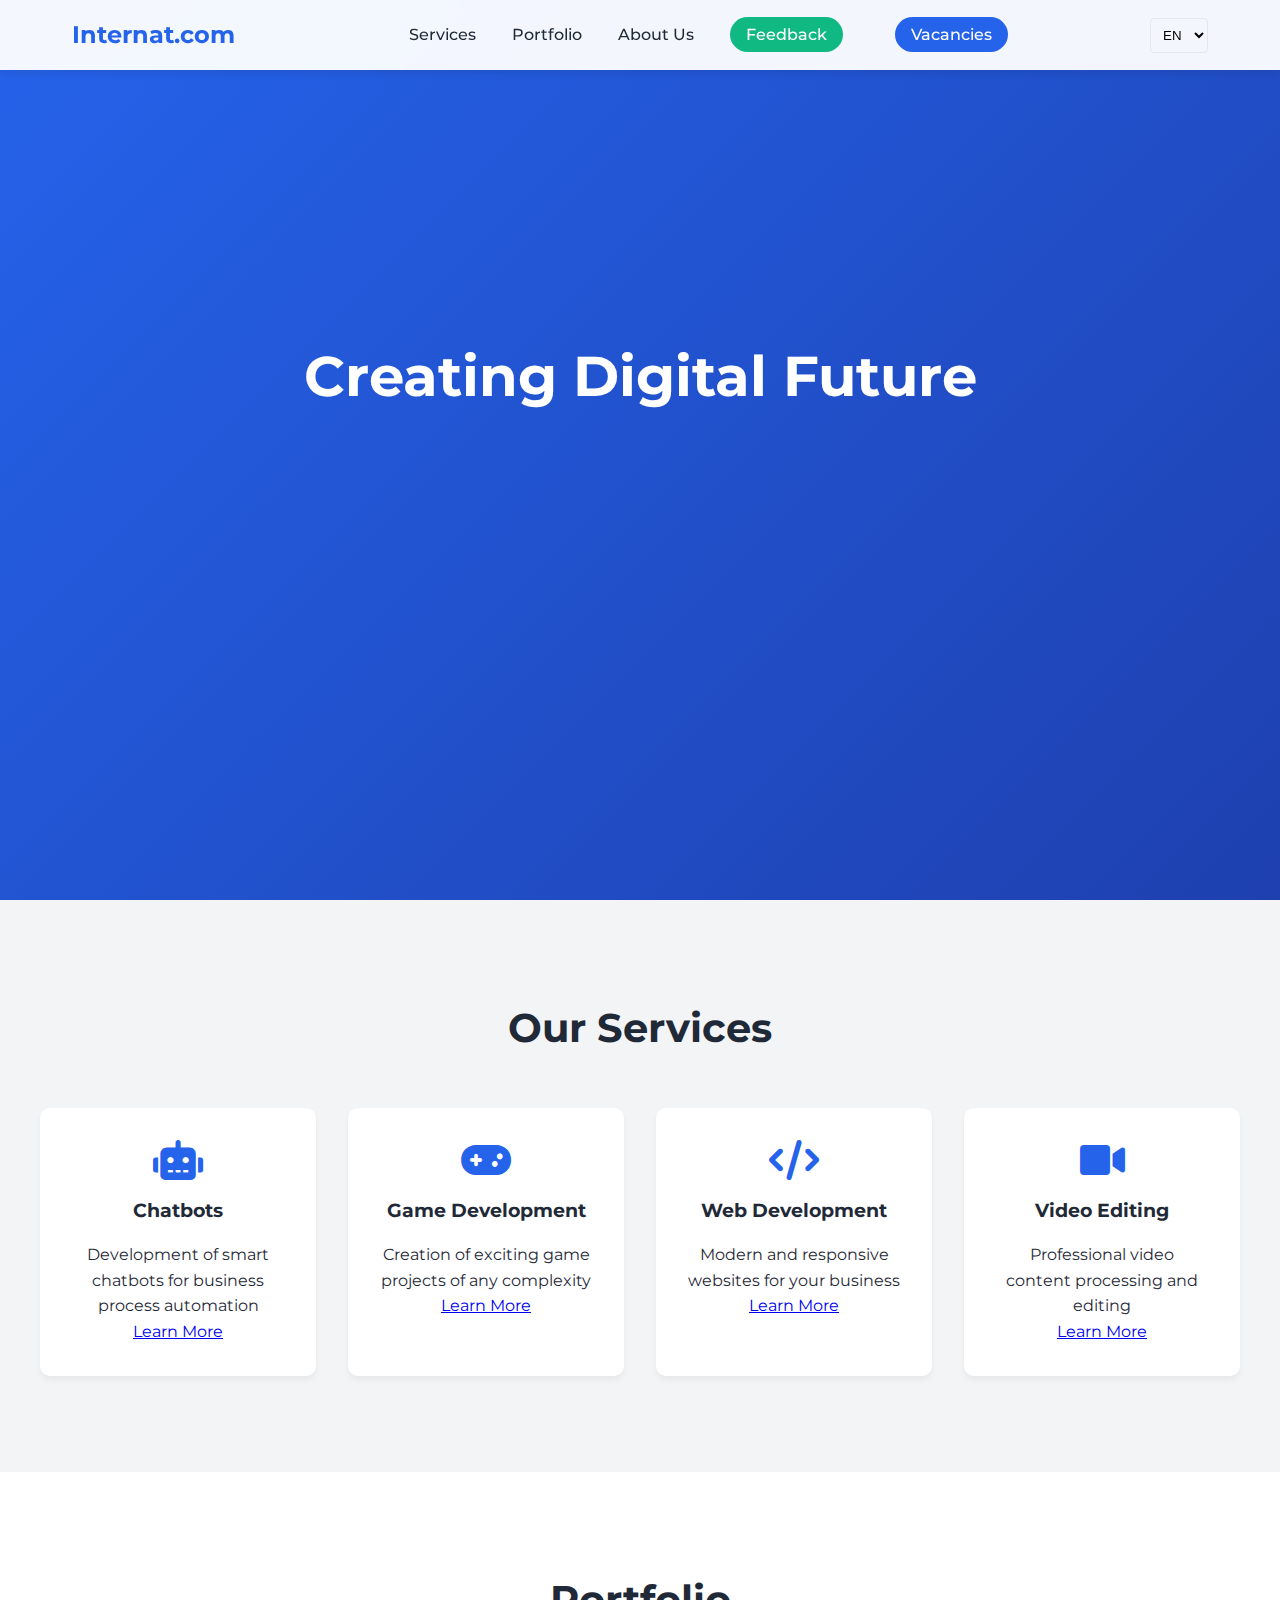
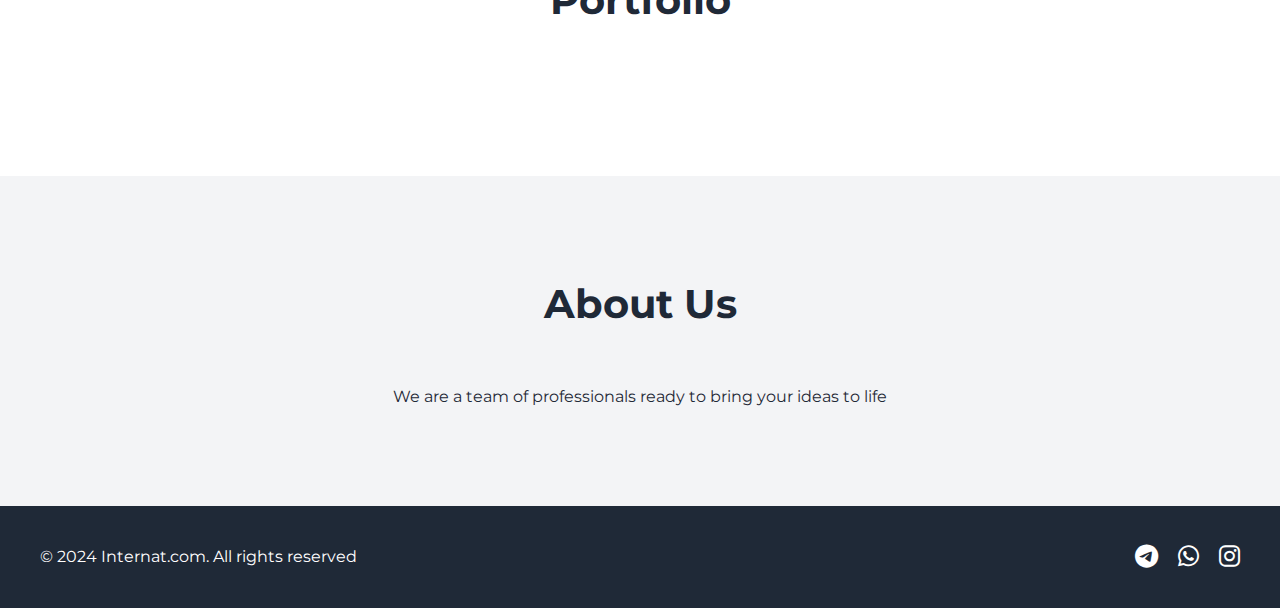
<file: index.html>
<!DOCTYPE html>
<html lang="en">
<head>
    <meta charset="UTF-8">
    <meta name="viewport" content="width=device-width, initial-scale=1.0">
    <title data-translate="title">Internat.com - Professional IT Services</title>
    <link rel="stylesheet" href="styles.css">
    <link rel="stylesheet" href="https://cdnjs.cloudflare.com/ajax/libs/font-awesome/6.0.0/css/all.min.css">
    <link href="https://fonts.googleapis.com/css2?family=Montserrat:wght@400;500;600;700&display=swap" rel="stylesheet">
</head>
<body>
    <header class="header">
        <nav class="nav-container">
            <div class="logo">
                <a href="/">Internat.com</a>
            </div>
            <div class="nav-links">
                <a href="#services" data-translate="services">Services</a>
                <a href="#portfolio" data-translate="portfolio">Portfolio</a>
                <a href="#about" data-translate="about">About Us</a>
                <a href="feedback.html" class="feedback-btn" data-translate="feedback">Feedback</a>
                <a href="apply.html" class="vacancy-btn" data-translate="vacancies">Vacancies</a>
            </div>
            <div class="language-selector">
                <select>
                    <option value="en">EN</option>
                    <option value="ru">RU</option>
                    <option value="kz">KZ</option>
                </select>
            </div>
        </nav>
    </header>

    <main>
        <section class="hero">
            <div class="hero-content">
                <h1 data-translate="creating_digital_future">Creating Digital Future</h1>
                <p data-translate="professional_development">Professional development of chatbots, games, websites and video editing</p>
                <a href="order.html" class="cta-button" data-translate="order_service">Order Service</a>
            </div>
        </section>

        <section id="services" class="services">
            <h2 data-translate="our_services">Our Services</h2>
            <div class="services-grid">
                <div class="service-card">
                    <i class="fas fa-robot"></i>
                    <h3 data-translate="chatbot">Chatbots</h3>
                    <p data-translate="chatbot_desc">Development of smart chatbots for business process automation</p>
                    <a href="order.html?service=chatbot" class="service-link" data-translate="learn_more">Learn More</a>
                </div>
                <div class="service-card">
                    <i class="fas fa-gamepad"></i>
                    <h3 data-translate="game">Game Development</h3>
                    <p data-translate="game_desc">Creation of exciting game projects of any complexity</p>
                    <a href="order.html?service=game" class="service-link" data-translate="learn_more">Learn More</a>
                </div>
                <div class="service-card">
                    <i class="fas fa-code"></i>
                    <h3 data-translate="web">Web Development</h3>
                    <p data-translate="web_desc">Modern and responsive websites for your business</p>
                    <a href="order.html?service=web" class="service-link" data-translate="learn_more">Learn More</a>
                </div>
                <div class="service-card">
                    <i class="fas fa-video"></i>
                    <h3 data-translate="video">Video Editing</h3>
                    <p data-translate="video_desc">Professional video content processing and editing</p>
                    <a href="order.html?service=video" class="service-link" data-translate="learn_more">Learn More</a>
                </div>
            </div>
        </section>

        <section id="portfolio" class="portfolio">
            <h2 data-translate="portfolio">Portfolio</h2>
            <div class="portfolio-grid">
                <!-- Portfolio items will be added dynamically -->
            </div>
        </section>

        <section id="about" class="about">
            <h2 data-translate="about_us">About Us</h2>
            <div class="about-content">
                <p data-translate="about_text">We are a team of professionals ready to bring your ideas to life. Our experience and expertise allow us to create quality digital solutions for business.</p>
            </div>
        </section>
    </main>

    <footer class="footer">
        <div class="footer-content">
            <div class="footer-info">
                <p>&copy; 2024 Internat.com. <span data-translate="all_rights_reserved">All rights reserved.</span></p>
            </div>
            <div class="social-links">
                <a href="#"><i class="fab fa-telegram"></i></a>
                <a href="#"><i class="fab fa-whatsapp"></i></a>
                <a href="#"><i class="fab fa-instagram"></i></a>
            </div>
        </div>
    </footer>

    <script src="script.js"></script>
    <script src="simple-translator.js"></script>
</body>
</html>
</file>
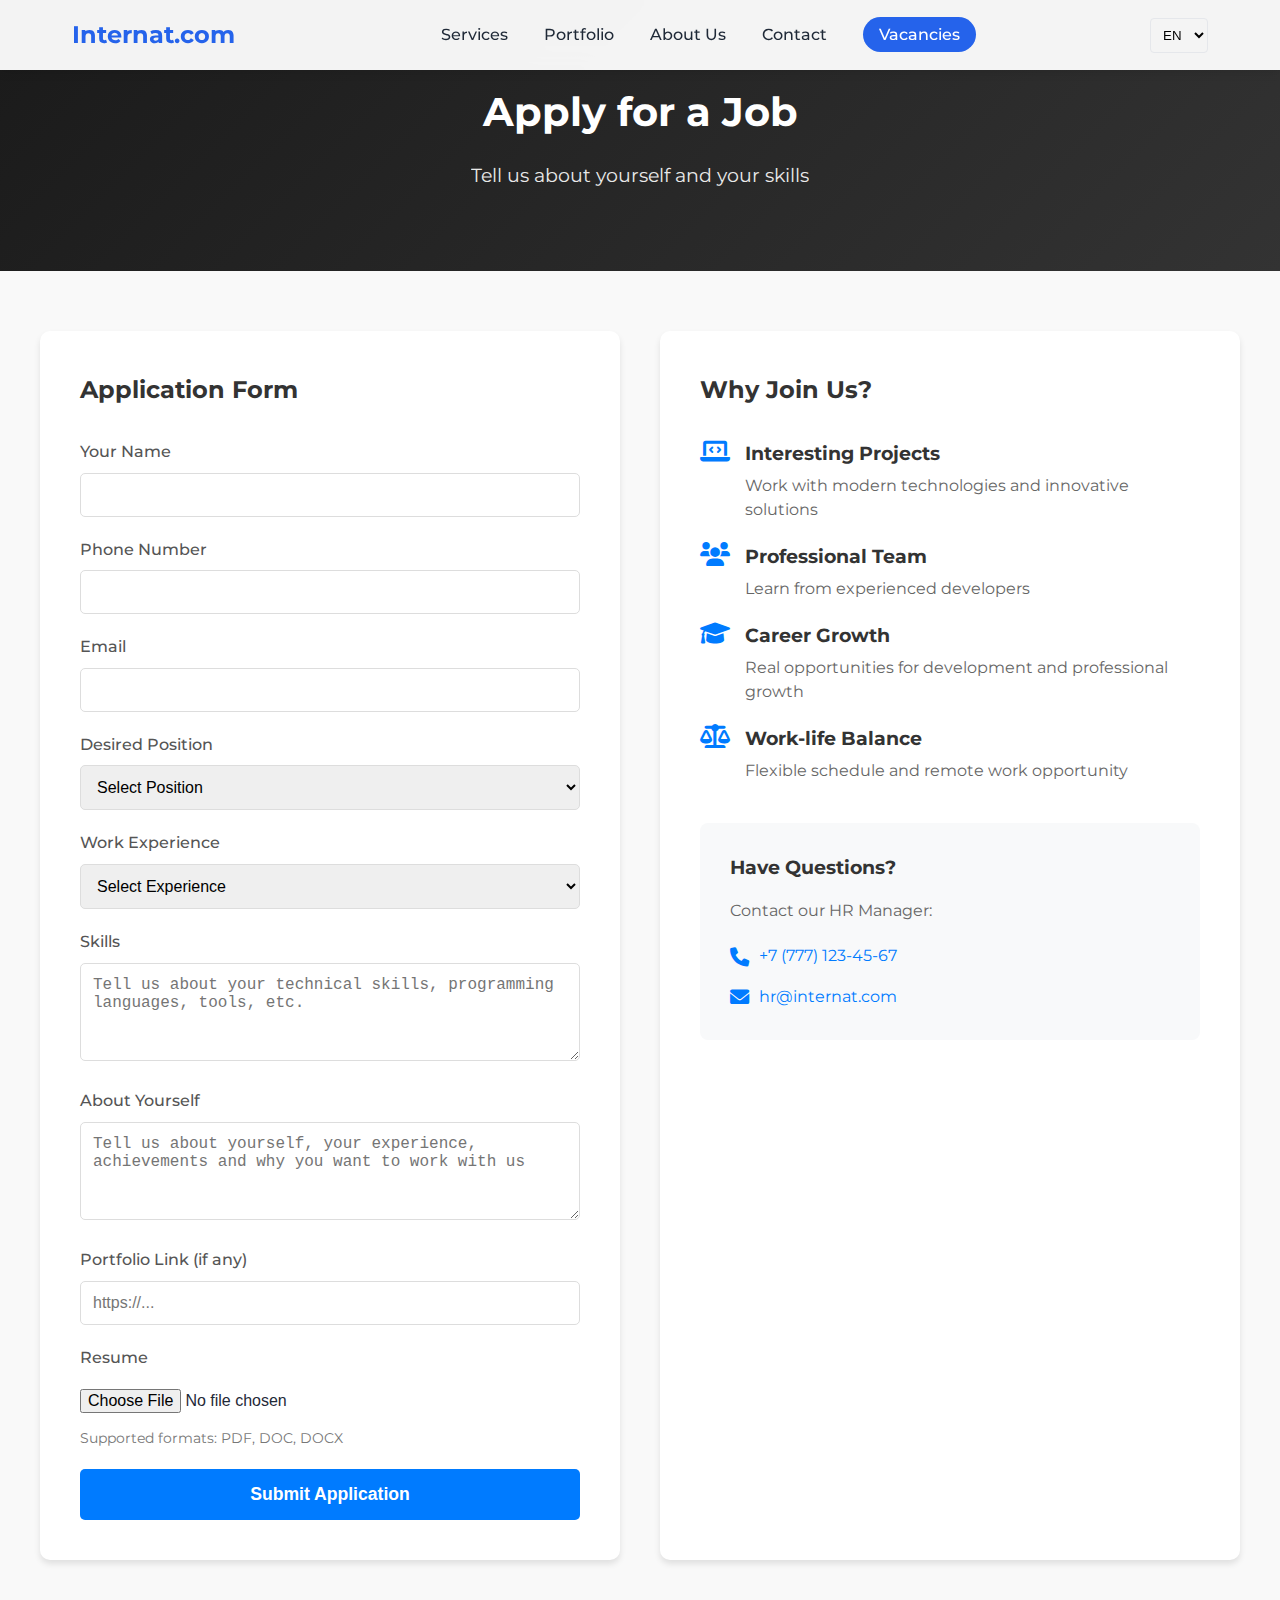
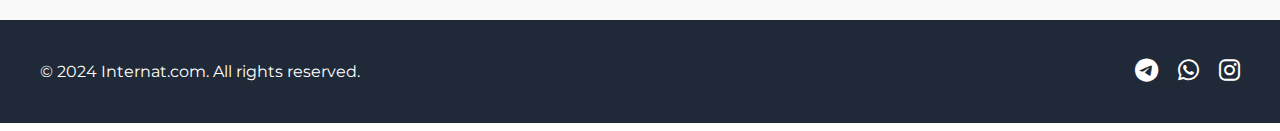
<file: apply.html>
<!DOCTYPE html>
<html lang="en">
<head>
    <meta charset="UTF-8">
    <meta name="viewport" content="width=device-width, initial-scale=1.0">
    <title data-translate="apply_job">Apply for a Job - Internat.com</title>
    <link rel="stylesheet" href="styles.css">
    <link rel="stylesheet" href="https://cdnjs.cloudflare.com/ajax/libs/font-awesome/6.0.0/css/all.min.css">
    <link href="https://fonts.googleapis.com/css2?family=Montserrat:wght@400;500;600;700&display=swap" rel="stylesheet">
</head>
<body>
    <header class="header">
        <nav class="nav-container">
            <div class="logo">
                <a href="/">Internat.com</a>
            </div>
            <div class="nav-links">
                <a href="index.html#services" data-translate="services">Services</a>
                <a href="index.html#portfolio" data-translate="portfolio">Portfolio</a>
                <a href="index.html#about" data-translate="about">About Us</a>
                <a href="index.html#contact" data-translate="contact">Contact</a>
                <a href="apply.html" class="vacancy-btn" data-translate="vacancies">Vacancies</a>
            </div>
            <div class="language-selector">
                <select>
                    <option value="en">EN</option>
                    <option value="ru">RU</option>
                    <option value="kz">KZ</option>
                </select>
            </div>
        </nav>
    </header>

    <main>
        <section class="page-header">
            <div class="page-header-content">
                <h1 data-translate="apply_job">Apply for a Job</h1>
                <p data-translate="tell_about_yourself">Tell us about yourself and your skills</p>
            </div>
        </section>

        <section class="apply-section">
            <div class="apply-container">
                <div class="apply-form-container">
                    <h2 data-translate="application_form">Application Form</h2>
                    <form class="apply-form" action="https://api.web3forms.com/submit" method="POST">
                        <input type="hidden" name="access_key" value="9152aa99-2d79-4e7e-bad8-628c4e4b33f1">
                        <input type="hidden" name="position" id="position-type">
                        
                        <div class="form-group">
                            <label for="name" data-translate="name">Your Name</label>
                            <input type="text" id="name" name="name" required>
                        </div>
                        
                        <div class="form-group">
                            <label for="phone" data-translate="phone">Phone Number</label>
                            <input type="tel" id="phone" name="phone" required>
                        </div>
                        
                        <div class="form-group">
                            <label for="email" data-translate="email">Email</label>
                            <input type="email" id="email" name="email" required>
                        </div>
                        
                        <div class="form-group">
                            <label for="position-select" data-translate="desired_position">Desired Position</label>
                            <select id="position-select" name="position_type" required>
                                <option value="" data-translate="select_position">Select Position</option>
                                <option value="frontend" data-translate="frontend">Frontend Developer</option>
                                <option value="backend" data-translate="backend">Backend Developer</option>
                                <option value="designer" data-translate="designer">UI/UX Designer</option>
                                <option value="manager" data-translate="manager">Project Manager</option>
                                <option value="other" data-translate="other">Other</option>
                            </select>
                        </div>
                        
                        <div class="form-group">
                            <label for="experience" data-translate="work_experience">Work Experience</label>
                            <select id="experience" name="experience" required>
                                <option value="" data-translate="select_experience">Select Experience</option>
                                <option value="no" data-translate="no">No Experience</option>
                                <option value="junior" data-translate="junior">Up to 1 year</option>
                                <option value="middle" data-translate="middle">1-3 years</option>
                                <option value="senior" data-translate="senior">3+ years</option>
                            </select>
                        </div>
                        
                        <div class="form-group">
                            <label for="skills" data-translate="skills">Skills</label>
                            <textarea id="skills" name="skills" rows="4" placeholder="Tell us about your technical skills, programming languages, tools, etc." required></textarea>
                        </div>
                        
                        <div class="form-group">
                            <label for="about" data-translate="about_yourself">About Yourself</label>
                            <textarea id="about" name="about" rows="4" placeholder="Tell us about yourself, your experience, achievements and why you want to work with us" required></textarea>
                        </div>
                        
                        <div class="form-group">
                            <label for="portfolio" data-translate="portfolio_link">Portfolio Link (if any)</label>
                            <input type="url" id="portfolio" name="portfolio" placeholder="https://...">
                        </div>
                        
                        <div class="form-group">
                            <label for="resume">Resume</label>
                            <input type="file" id="resume" name="resume" accept=".pdf,.doc,.docx">
                            <small>Supported formats: PDF, DOC, DOCX</small>
                        </div>
                        
                        <button type="submit" class="submit-button" data-translate="submit_application">Submit Application</button>
                    </form>
                </div>
                
                <div class="apply-info">
                    <h2 data-translate="why_join_us">Why Join Us?</h2>
                    <div class="benefits-list">
                        <div class="benefit-item">
                            <i class="fas fa-laptop-code"></i>
                            <div>
                                <h3 data-translate="interesting_projects">Interesting Projects</h3>
                                <p data-translate="interesting_projects_desc">Work with modern technologies and innovative solutions</p>
                            </div>
                        </div>
                        <div class="benefit-item">
                            <i class="fas fa-users"></i>
                            <div>
                                <h3 data-translate="professional_team">Professional Team</h3>
                                <p data-translate="professional_team_desc">Learn from experienced developers</p>
                            </div>
                        </div>
                        <div class="benefit-item">
                            <i class="fas fa-graduation-cap"></i>
                            <div>
                                <h3 data-translate="career_growth">Career Growth</h3>
                                <p data-translate="career_growth_desc">Real opportunities for development and professional growth</p>
                            </div>
                        </div>
                        <div class="benefit-item">
                            <i class="fas fa-balance-scale"></i>
                            <div>
                                <h3 data-translate="work_life_balance">Work-life Balance</h3>
                                <p data-translate="work_life_balance_desc">Flexible schedule and remote work opportunity</p>
                            </div>
                        </div>
                    </div>
                    
                    <div class="contact-info">
                        <h3 data-translate="questions">Have Questions?</h3>
                        <p data-translate="contact_hr">Contact our HR Manager:</p>
                        <div class="contact-methods">
                            <a href="tel:+77771234567" class="contact-method">
                                <i class="fas fa-phone"></i>
                                <span>+7 (777) 123-45-67</span>
                            </a>
                            <a href="mailto:hr@internat.com" class="contact-method">
                                <i class="fas fa-envelope"></i>
                                <span>hr@internat.com</span>
                            </a>
                        </div>
                    </div>
                </div>
            </div>
        </section>
    </main>

    <footer class="footer">
        <div class="footer-content">
            <div class="footer-info">
                <p>&copy; 2024 Internat.com. <span data-translate="all_rights_reserved">All rights reserved.</span></p>
            </div>
            <div class="social-links">
                <a href="#"><i class="fab fa-telegram"></i></a>
                <a href="#"><i class="fab fa-whatsapp"></i></a>
                <a href="#"><i class="fab fa-instagram"></i></a>
            </div>
        </div>
    </footer>

    <script src="script.js"></script>
    <script>
        // Get position parameter from URL and set it in hidden field
        document.addEventListener('DOMContentLoaded', function() {
            const urlParams = new URLSearchParams(window.location.search);
            const position = urlParams.get('position');
            if (position) {
                document.getElementById('position-type').value = position;
                document.getElementById('position-select').value = position;
            }
        });
    </script>
</body>
</html>
</file>
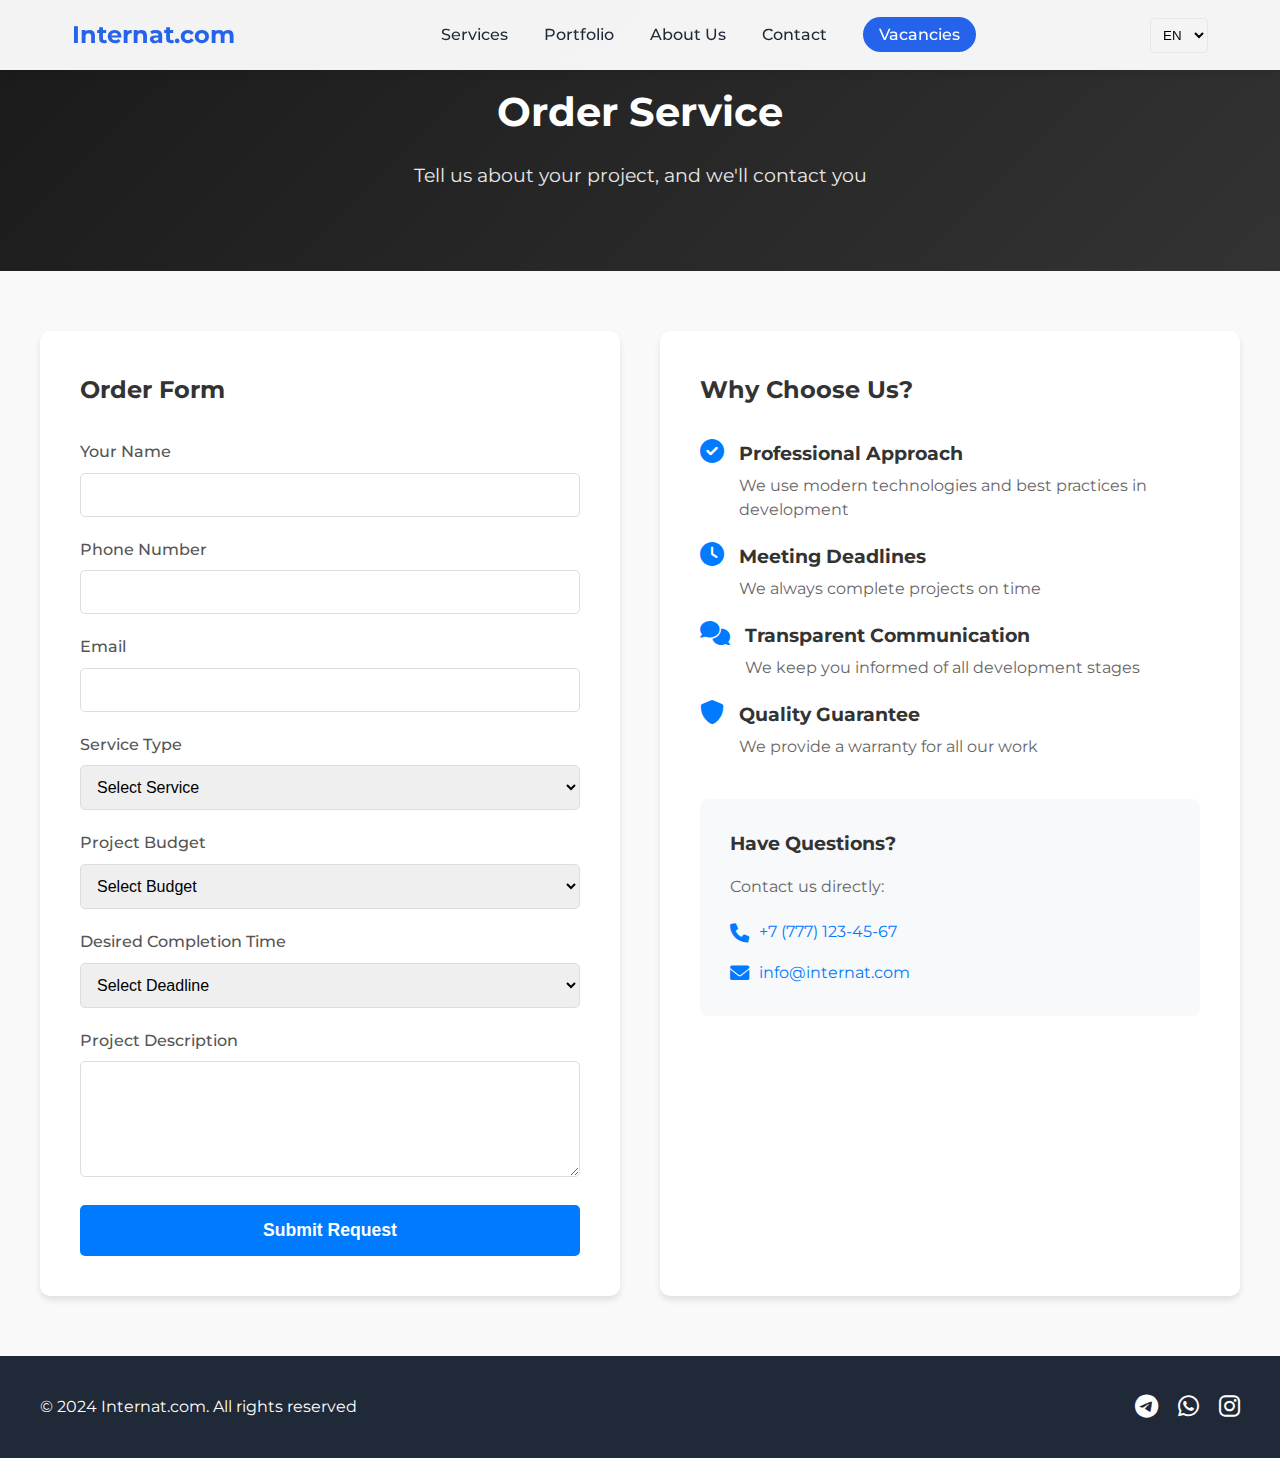
<file: order.html>
<!DOCTYPE html>
<html lang="en">
<head>
    <meta charset="UTF-8">
    <meta name="viewport" content="width=device-width, initial-scale=1.0">
    <title data-translate="order_service">Order Service - Internat.com</title>
    <link rel="stylesheet" href="styles.css">
    <link rel="stylesheet" href="https://cdnjs.cloudflare.com/ajax/libs/font-awesome/6.0.0/css/all.min.css">
    <link href="https://fonts.googleapis.com/css2?family=Montserrat:wght@400;500;600;700&display=swap" rel="stylesheet">
</head>
<body>
    <header class="header">
        <nav class="nav-container">
            <div class="logo">
                <a href="/">Internat.com</a>
            </div>
            <div class="nav-links">
                <a href="index.html#services" data-translate="services">Services</a>
                <a href="index.html#portfolio" data-translate="portfolio">Portfolio</a>
                <a href="index.html#about" data-translate="about">About Us</a>
                <a href="index.html#contact" data-translate="contact">Contact</a>
                <a href="apply.html" class="vacancy-btn" data-translate="vacancies">Vacancies</a>
            </div>
            <div class="language-selector">
                <select>
                    <option value="en">EN</option>
                    <option value="ru">RU</option>
                    <option value="kz">KZ</option>
                </select>
            </div>
        </nav>
    </header>

    <main>
        <section class="page-header">
            <div class="page-header-content">
                <h1 data-translate="order_service">Order Service</h1>
                <p data-translate="tell_about_project">Tell us about your project, and we'll contact you</p>
            </div>
        </section>

        <section class="order-section">
            <div class="order-container">
                <div class="order-form-container">
                    <h2 data-translate="order_form">Order Form</h2>
                    <form class="order-form" action="https://api.web3forms.com/submit" method="POST">
                        <input type="hidden" name="access_key" value="9152aa99-2d79-4e7e-bad8-628c4e4b33f1">
                        <input type="hidden" name="service" id="service-type">
                        
                        <div class="form-group">
                            <label for="name" data-translate="name">Your Name</label>
                            <input type="text" id="name" name="name" required>
                        </div>
                        
                        <div class="form-group">
                            <label for="phone" data-translate="phone">Phone Number</label>
                            <input type="tel" id="phone" name="phone" required>
                        </div>
                        
                        <div class="form-group">
                            <label for="email" data-translate="email">Email</label>
                            <input type="email" id="email" name="email" required>
                        </div>
                        
                        <div class="form-group">
                            <label for="service-select" data-translate="service_type">Service Type</label>
                            <select id="service-select" name="service_type" required>
                                <option value="" data-translate="select_service">Select Service</option>
                                <option value="chatbot" data-translate="chatbot">Chatbots</option>
                                <option value="game" data-translate="game">Game Development</option>
                                <option value="web" data-translate="web">Web Development</option>
                                <option value="video" data-translate="video">Video Editing</option>
                            </select>
                        </div>
                        
                        <div class="form-group">
                            <label for="budget" data-translate="project_budget">Project Budget</label>
                            <select id="budget" name="budget" required>
                                <option value="" data-translate="select_budget">Select Budget</option>
                                <option value="small" data-translate="small">Up to 100,000 ₸</option>
                                <option value="medium" data-translate="medium">100,000 - 500,000 ₸</option>
                                <option value="large" data-translate="large">500,000 - 1,000,000 ₸</option>
                                <option value="enterprise" data-translate="enterprise">More than 1,000,000 ₸</option>
                            </select>
                        </div>
                        
                        <div class="form-group">
                            <label for="deadline" data-translate="deadline">Desired Completion Time</label>
                            <select id="deadline" name="deadline" required>
                                <option value="" data-translate="select_deadline">Select Deadline</option>
                                <option value="urgent" data-translate="urgent">Urgent (up to 1 month)</option>
                                <option value="normal" data-translate="normal">Standard (1-3 months)</option>
                                <option value="flexible" data-translate="flexible">Flexible (3+ months)</option>
                            </select>
                        </div>
                        
                        <div class="form-group">
                            <label for="message" data-translate="project_description">Project Description</label>
                            <textarea id="message" name="message" rows="5" required></textarea>
                        </div>
                        
                        <button type="submit" class="submit-button" data-translate="submit_request">Submit Request</button>
                    </form>
                </div>
                
                <div class="order-info">
                    <h2 data-translate="why_choose_us">Why Choose Us?</h2>
                    <div class="benefits-list">
                        <div class="benefit-item">
                            <i class="fas fa-check-circle"></i>
                            <div>
                                <h3 data-translate="professional_approach">Professional Approach</h3>
                                <p data-translate="professional_approach_desc">We use modern technologies and best practices in development</p>
                            </div>
                        </div>
                        <div class="benefit-item">
                            <i class="fas fa-clock"></i>
                            <div>
                                <h3 data-translate="deadlines">Meeting Deadlines</h3>
                                <p data-translate="deadlines_desc">We always complete projects on time</p>
                            </div>
                        </div>
                        <div class="benefit-item">
                            <i class="fas fa-comments"></i>
                            <div>
                                <h3 data-translate="transparent_communication">Transparent Communication</h3>
                                <p data-translate="transparent_communication_desc">We keep you informed of all development stages</p>
                            </div>
                        </div>
                        <div class="benefit-item">
                            <i class="fas fa-shield-alt"></i>
                            <div>
                                <h3 data-translate="quality_guarantee">Quality Guarantee</h3>
                                <p data-translate="quality_guarantee_desc">We provide a warranty for all our work</p>
                            </div>
                        </div>
                    </div>
                    
                    <div class="contact-info">
                        <h3 data-translate="questions">Have Questions?</h3>
                        <p data-translate="contact_directly">Contact us directly:</p>
                        <div class="contact-methods">
                            <a href="tel:+77771234567" class="contact-method">
                                <i class="fas fa-phone"></i>
                                <span>+7 (777) 123-45-67</span>
                            </a>
                            <a href="mailto:info@internat.com" class="contact-method">
                                <i class="fas fa-envelope"></i>
                                <span>info@internat.com</span>
                            </a>
                        </div>
                    </div>
                </div>
            </div>
        </section>
    </main>

    <footer class="footer">
        <div class="footer-content">
            <div class="footer-info">
                <p>&copy; 2024 Internat.com. <span data-translate="all_rights_reserved">All rights reserved.</span></p>
            </div>
            <div class="social-links">
                <a href="#"><i class="fab fa-telegram"></i></a>
                <a href="#"><i class="fab fa-whatsapp"></i></a>
                <a href="#"><i class="fab fa-instagram"></i></a>
            </div>
        </div>
    </footer>

    <script src="script.js"></script>
    <script src="simple-translator.js"></script>
    <script>
        // Get service parameter from URL and set it in hidden field
        document.addEventListener('DOMContentLoaded', function() {
            const urlParams = new URLSearchParams(window.location.search);
            const service = urlParams.get('service');
            if (service) {
                document.getElementById('service-type').value = service;
                document.getElementById('service-select').value = service;
            }
        });
    </script>
</body>
</html>
</file>
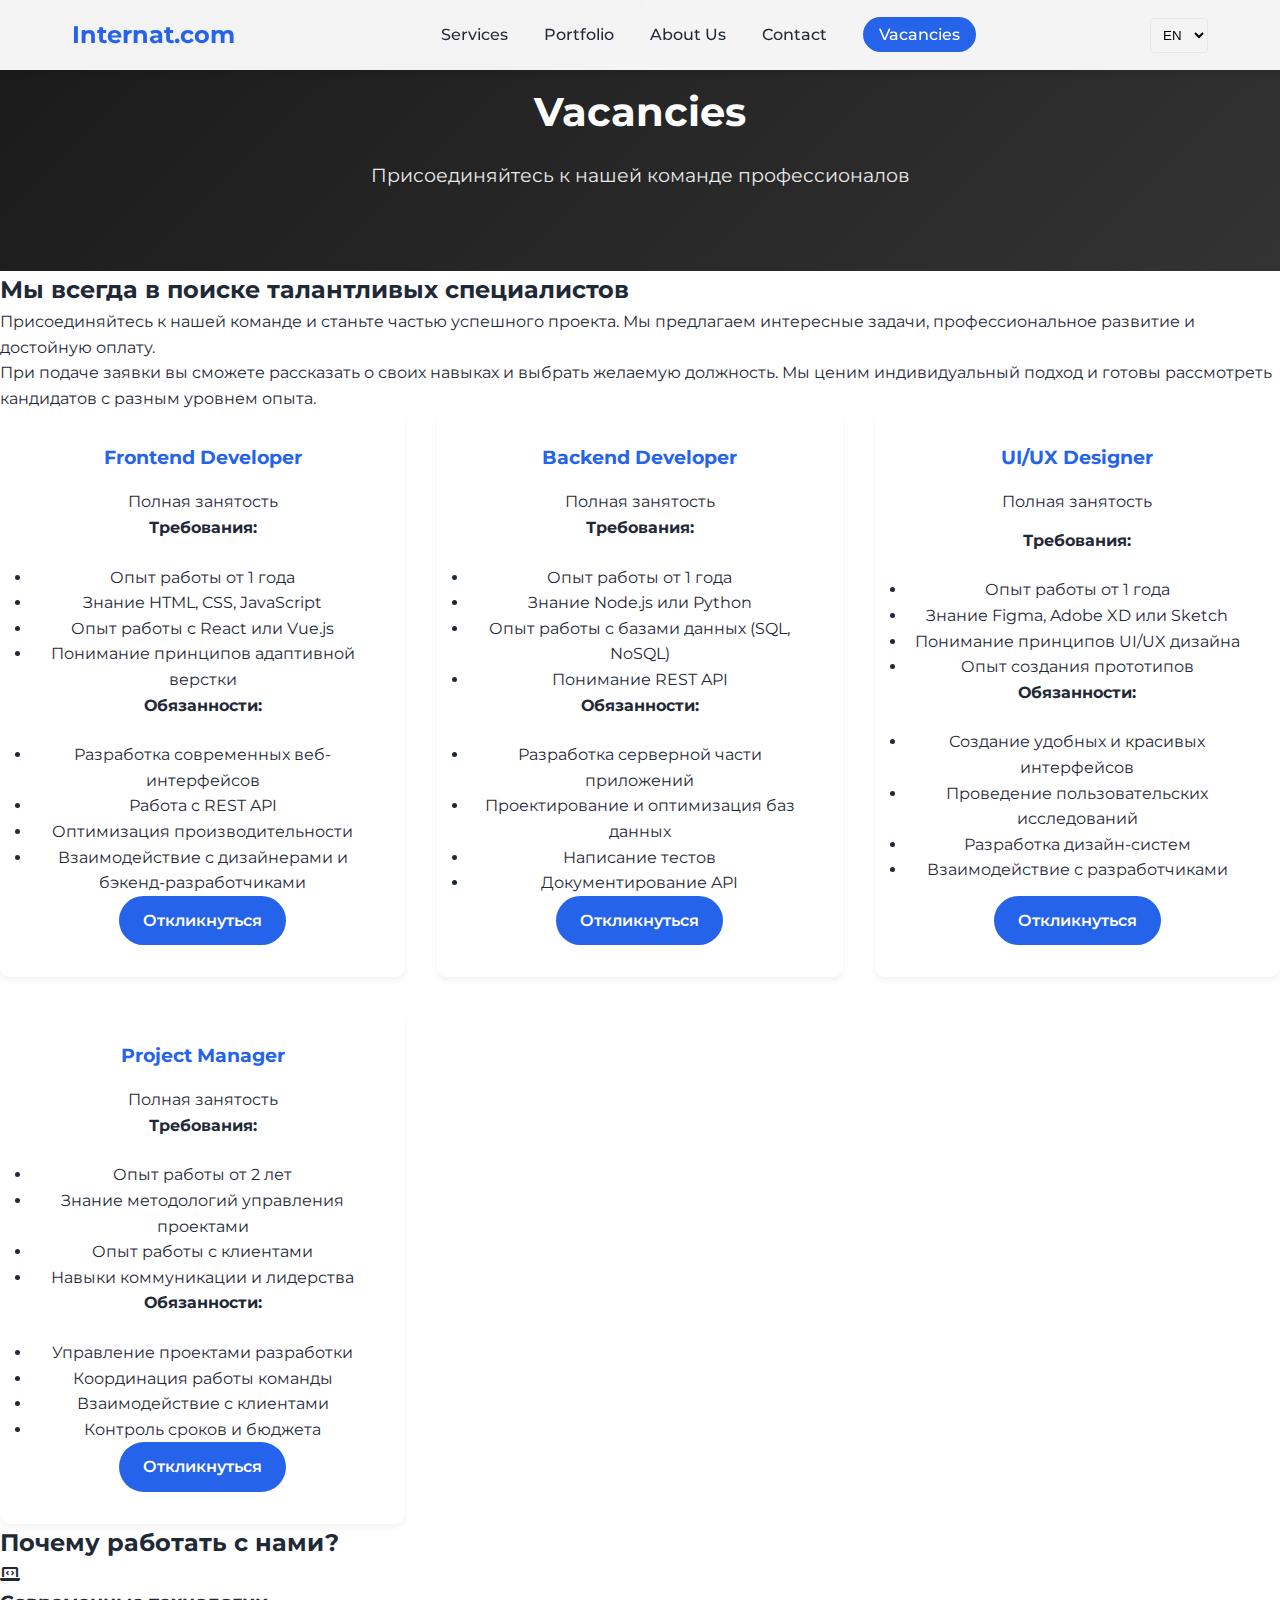
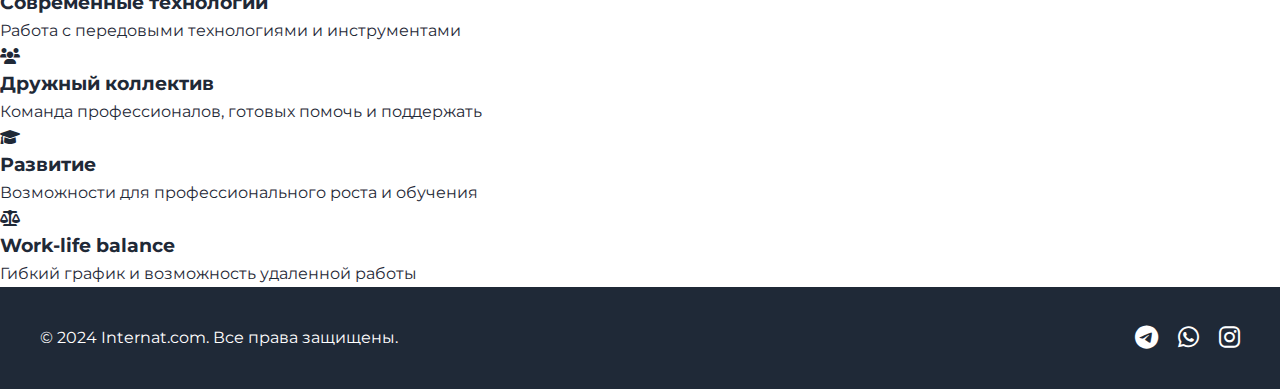
<file: vacancies.html>
<!DOCTYPE html>
<html lang="ru">
<head>
    <meta charset="UTF-8">
    <meta name="viewport" content="width=device-width, initial-scale=1.0">
    <title data-translate="vacancies">Вакансии - Internat.com</title>
    <link rel="stylesheet" href="styles.css">
    <link rel="stylesheet" href="https://cdnjs.cloudflare.com/ajax/libs/font-awesome/6.0.0/css/all.min.css">
    <link href="https://fonts.googleapis.com/css2?family=Montserrat:wght@400;500;600;700&display=swap" rel="stylesheet">
</head>
<body>
    <header class="header">
        <nav class="nav-container">
            <div class="logo">
                <a href="/">Internat.com</a>
            </div>
            <div class="nav-links">
                <a href="index.html#services" data-translate="services">Услуги</a>
                <a href="index.html#portfolio" data-translate="portfolio">Портфолио</a>
                <a href="index.html#about" data-translate="about">О нас</a>
                <a href="index.html#contact" data-translate="contact">Контакты</a>
                <a href="vacancies.html" class="vacancy-btn active" data-translate="vacancies">Вакансии</a>
            </div>
            <div class="language-selector">
                <select>
                    <option value="en">EN</option>
                    <option value="ru">RU</option>
                    <option value="kz">KZ</option>
                </select>
            </div>
        </nav>
    </header>

    <main>
        <section class="page-header">
            <div class="page-header-content">
                <h1 data-translate="vacancies">Вакансии</h1>
                <p data-translate="join_our_team">Присоединяйтесь к нашей команде профессионалов</p>
            </div>
        </section>

        <section class="vacancies-section">
            <div class="vacancies-intro">
                <h2>Мы всегда в поиске талантливых специалистов</h2>
                <p>Присоединяйтесь к нашей команде и станьте частью успешного проекта. Мы предлагаем интересные задачи, профессиональное развитие и достойную оплату.</p>
                <p>При подаче заявки вы сможете рассказать о своих навыках и выбрать желаемую должность. Мы ценим индивидуальный подход и готовы рассмотреть кандидатов с разным уровнем опыта.</p>
            </div>

            <div class="vacancy-cards">
                <div class="vacancy-card">
                    <div class="vacancy-header">
                        <h3>Frontend Developer</h3>
                        <span class="vacancy-type">Полная занятость</span>
                    </div>
                    <div class="vacancy-details">
                        <p><strong>Требования:</strong></p>
                        <ul>
                            <li>Опыт работы от 1 года</li>
                            <li>Знание HTML, CSS, JavaScript</li>
                            <li>Опыт работы с React или Vue.js</li>
                            <li>Понимание принципов адаптивной верстки</li>
                        </ul>
                        <p><strong>Обязанности:</strong></p>
                        <ul>
                            <li>Разработка современных веб-интерфейсов</li>
                            <li>Работа с REST API</li>
                            <li>Оптимизация производительности</li>
                            <li>Взаимодействие с дизайнерами и бэкенд-разработчиками</li>
                        </ul>
                    </div>
                    <a href="apply.html?position=frontend" class="apply-btn">Откликнуться</a>
                </div>

                <div class="vacancy-card">
                    <div class="vacancy-header">
                        <h3>Backend Developer</h3>
                        <span class="vacancy-type">Полная занятость</span>
                    </div>
                    <div class="vacancy-details">
                        <p><strong>Требования:</strong></p>
                        <ul>
                            <li>Опыт работы от 1 года</li>
                            <li>Знание Node.js или Python</li>
                            <li>Опыт работы с базами данных (SQL, NoSQL)</li>
                            <li>Понимание REST API</li>
                        </ul>
                        <p><strong>Обязанности:</strong></p>
                        <ul>
                            <li>Разработка серверной части приложений</li>
                            <li>Проектирование и оптимизация баз данных</li>
                            <li>Написание тестов</li>
                            <li>Документирование API</li>
                        </ul>
                    </div>
                    <a href="apply.html?position=backend" class="apply-btn">Откликнуться</a>
                </div>

                <div class="vacancy-card">
                    <div class="vacancy-header">
                        <h3>UI/UX Designer</h3>
                        <span class="vacancy-type">Полная занятость</span>
                    </div>
                    <div class="vacancy-details">
                        <p><strong>Требования:</strong></p>
                        <ul>
                            <li>Опыт работы от 1 года</li>
                            <li>Знание Figma, Adobe XD или Sketch</li>
                            <li>Понимание принципов UI/UX дизайна</li>
                            <li>Опыт создания прототипов</li>
                        </ul>
                        <p><strong>Обязанности:</strong></p>
                        <ul>
                            <li>Создание удобных и красивых интерфейсов</li>
                            <li>Проведение пользовательских исследований</li>
                            <li>Разработка дизайн-систем</li>
                            <li>Взаимодействие с разработчиками</li>
                        </ul>
                    </div>
                    <a href="apply.html?position=designer" class="apply-btn">Откликнуться</a>
                </div>

                <div class="vacancy-card">
                    <div class="vacancy-header">
                        <h3>Project Manager</h3>
                        <span class="vacancy-type">Полная занятость</span>
                    </div>
                    <div class="vacancy-details">
                        <p><strong>Требования:</strong></p>
                        <ul>
                            <li>Опыт работы от 2 лет</li>
                            <li>Знание методологий управления проектами</li>
                            <li>Опыт работы с клиентами</li>
                            <li>Навыки коммуникации и лидерства</li>
                        </ul>
                        <p><strong>Обязанности:</strong></p>
                        <ul>
                            <li>Управление проектами разработки</li>
                            <li>Координация работы команды</li>
                            <li>Взаимодействие с клиентами</li>
                            <li>Контроль сроков и бюджета</li>
                        </ul>
                    </div>
                    <a href="apply.html?position=pm" class="apply-btn">Откликнуться</a>
                </div>
            </div>
        </section>

        <section class="benefits-section">
            <h2>Почему работать с нами?</h2>
            <div class="benefits-grid">
                <div class="benefit-card">
                    <i class="fas fa-laptop-code"></i>
                    <h3>Современные технологии</h3>
                    <p>Работа с передовыми технологиями и инструментами</p>
                </div>
                <div class="benefit-card">
                    <i class="fas fa-users"></i>
                    <h3>Дружный коллектив</h3>
                    <p>Команда профессионалов, готовых помочь и поддержать</p>
                </div>
                <div class="benefit-card">
                    <i class="fas fa-graduation-cap"></i>
                    <h3>Развитие</h3>
                    <p>Возможности для профессионального роста и обучения</p>
                </div>
                <div class="benefit-card">
                    <i class="fas fa-balance-scale"></i>
                    <h3>Work-life balance</h3>
                    <p>Гибкий график и возможность удаленной работы</p>
                </div>
            </div>
        </section>
    </main>

    <footer class="footer">
        <div class="footer-content">
            <div class="footer-info">
                <p>&copy; 2024 Internat.com. Все права защищены.</p>
            </div>
            <div class="social-links">
                <a href="#"><i class="fab fa-telegram"></i></a>
                <a href="#"><i class="fab fa-whatsapp"></i></a>
                <a href="#"><i class="fab fa-instagram"></i></a>
            </div>
        </div>
    </footer>

    <script src="script.js"></script>
    <script src="simple-translator.js"></script>
</body>
</html>
</file>
<file: styles.css>
:root {
    --primary-color: #2563eb;
    --secondary-color: #1e40af;
    --text-color: #1f2937;
    --light-text: #6b7280;
    --background: #ffffff;
    --section-bg: #f3f4f6;
    --transition: all 0.3s ease;
}

* {
    margin: 0;
    padding: 0;
    box-sizing: border-box;
}

body {
    font-family: 'Montserrat', sans-serif;
    line-height: 1.6;
    color: var(--text-color);
}

/* Header Styles */
.header {
    position: fixed;
    width: 100%;
    background: rgba(255, 255, 255, 0.95);
    backdrop-filter: blur(10px);
    box-shadow: 0 2px 10px rgba(0, 0, 0, 0.1);
    z-index: 1000;
}

.nav-container {
    max-width: 1200px;
    margin: 0 auto;
    padding: 1rem 2rem;
    display: flex;
    justify-content: space-between;
    align-items: center;
}

.logo a {
    font-size: 1.5rem;
    font-weight: 700;
    color: var(--primary-color);
    text-decoration: none;
    transition: var(--transition);
}

.logo a:hover {
    color: var(--secondary-color);
}

.nav-links a {
    margin-left: 2rem;
    text-decoration: none;
    color: var(--text-color);
    font-weight: 500;
    transition: var(--transition);
}

.nav-links a:hover {
    color: var(--primary-color);
}

.vacancy-btn {
    background-color: var(--primary-color);
    color: white !important;
    padding: 0.5rem 1rem;
    border-radius: 50px;
    font-weight: 600;
}

.feedback-btn {
    background-color: #10b981;
    color: white !important;
    padding: 0.5rem 1rem;
    border-radius: 50px;
    font-weight: 600;
    margin-right: 1rem;
}

.feedback-btn:hover {
    background-color: #059669;
    transform: translateY(-2px);
    box-shadow: 0 4px 8px rgba(0, 0, 0, 0.1);
}

.vacancy-btn:hover {
    background-color: var(--secondary-color);
    transform: translateY(-2px);
    box-shadow: 0 4px 8px rgba(0, 0, 0, 0.1);
}

.language-selector select {
    padding: 0.5rem;
    border: 1px solid #e5e7eb;
    border-radius: 4px;
    background: transparent;
    cursor: pointer;
}

/* Hero Section */
.hero {
    height: 100vh;
    background: linear-gradient(135deg, #2563eb 0%, #1e40af 100%);
    display: flex;
    align-items: center;
    justify-content: center;
    text-align: center;
    color: white;
    padding: 0 2rem;
}

.hero-content {
    max-width: 800px;
}

.hero h1 {
    font-size: 3.5rem;
    margin-bottom: 1.5rem;
    animation: fadeInUp 1s ease;
}

.hero p {
    font-size: 1.25rem;
    margin-bottom: 2rem;
    animation: fadeInUp 1s ease 0.2s;
    opacity: 0;
    animation-fill-mode: forwards;
}

.cta-button {
    display: inline-block;
    padding: 1rem 2rem;
    background: white;
    color: var(--primary-color);
    text-decoration: none;
    border-radius: 50px;
    font-weight: 600;
    transition: var(--transition);
    animation: fadeInUp 1s ease 0.4s;
    opacity: 0;
    animation-fill-mode: forwards;
}

.cta-button:hover {
    transform: translateY(-3px);
    box-shadow: 0 10px 20px rgba(0, 0, 0, 0.1);
}

/* Services Section */
.services {
    padding: 6rem 2rem;
    background: var(--section-bg);
}

.services h2 {
    text-align: center;
    font-size: 2.5rem;
    margin-bottom: 3rem;
}

.services-grid {
    display: grid;
    grid-template-columns: repeat(auto-fit, minmax(250px, 1fr));
    gap: 2rem;
    max-width: 1200px;
    margin: 0 auto;
}

.service-card {
    background: white;
    padding: 2rem;
    border-radius: 10px;
    text-align: center;
    transition: var(--transition);
    box-shadow: 0 4px 6px rgba(0, 0, 0, 0.05);
}

.service-card:hover {
    transform: translateY(-10px);
    box-shadow: 0 10px 20px rgba(0, 0, 0, 0.1);
}

.service-card i {
    font-size: 2.5rem;
    color: var(--primary-color);
    margin-bottom: 1rem;
}

.service-card h3 {
    margin-bottom: 1rem;
}

/* Portfolio Section */
.portfolio {
    padding: 6rem 2rem;
}

.portfolio h2 {
    text-align: center;
    font-size: 2.5rem;
    margin-bottom: 3rem;
}

.portfolio-grid {
    display: grid;
    grid-template-columns: repeat(auto-fit, minmax(300px, 1fr));
    gap: 2rem;
    max-width: 1200px;
    margin: 0 auto;
}

/* About Section */
.about {
    padding: 6rem 2rem;
    background: var(--section-bg);
}

.about h2 {
    text-align: center;
    font-size: 2.5rem;
    margin-bottom: 3rem;
}

.about-content {
    max-width: 800px;
    margin: 0 auto;
    text-align: center;
}

/* Vacancies Section */
.vacancies {
    padding: 6rem 2rem;
    background: var(--background);
}

.vacancies h2 {
    text-align: center;
    font-size: 2.5rem;
    margin-bottom: 3rem;
}

.vacancies-content {
    max-width: 1200px;
    margin: 0 auto;
    text-align: center;
}

.vacancies-content > p {
    margin-bottom: 3rem;
    font-size: 1.2rem;
    color: var(--light-text);
}

.vacancy-cards {
    display: grid;
    grid-template-columns: repeat(auto-fit, minmax(300px, 1fr));
    gap: 2rem;
}

.vacancy-card {
    background: white;
    padding: 2rem;
    border-radius: 10px;
    text-align: center;
    transition: var(--transition);
    box-shadow: 0 4px 6px rgba(0, 0, 0, 0.05);
    display: flex;
    flex-direction: column;
    justify-content: space-between;
}

.vacancy-card:hover {
    transform: translateY(-10px);
    box-shadow: 0 10px 20px rgba(0, 0, 0, 0.1);
}

.vacancy-card h3 {
    color: var(--primary-color);
    margin-bottom: 1rem;
}

.vacancy-card p {
    margin-bottom: 1.5rem;
    flex-grow: 1;
}

.apply-btn {
    display: inline-block;
    padding: 0.75rem 1.5rem;
    background: var(--primary-color);
    color: white;
    text-decoration: none;
    border-radius: 50px;
    font-weight: 600;
    transition: var(--transition);
    align-self: center;
}

.apply-btn:hover {
    background: var(--secondary-color);
    transform: translateY(-3px);
    box-shadow: 0 5px 10px rgba(0, 0, 0, 0.1);
}

/* Contact Section */
.contact {
    padding: 6rem 2rem;
}

.contact h2 {
    text-align: center;
    font-size: 2.5rem;
    margin-bottom: 3rem;
}

.contact-container {
    max-width: 600px;
    margin: 0 auto;
}

.contact-form {
    display: flex;
    flex-direction: column;
    gap: 1rem;
}

.contact-form input,
.contact-form textarea {
    padding: 1rem;
    border: 1px solid #e5e7eb;
    border-radius: 8px;
    font-family: inherit;
}

.contact-form textarea {
    min-height: 150px;
    resize: vertical;
}

.submit-button {
    padding: 1rem;
    background: var(--primary-color);
    color: white;
    border: none;
    border-radius: 8px;
    cursor: pointer;
    font-weight: 600;
    transition: var(--transition);
}

.submit-button:hover {
    background: var(--secondary-color);
}

/* Footer */
.footer {
    background: var(--text-color);
    color: white;
    padding: 2rem;
}

.footer-content {
    max-width: 1200px;
    margin: 0 auto;
    display: flex;
    justify-content: space-between;
    align-items: center;
}

.social-links a {
    color: white;
    margin-left: 1rem;
    font-size: 1.5rem;
    transition: var(--transition);
}

.social-links a:hover {
    color: var(--primary-color);
}

/* Animations */
@keyframes fadeInUp {
    from {
        opacity: 0;
        transform: translateY(20px);
    }
    to {
        opacity: 1;
        transform: translateY(0);
    }
}

/* Responsive Design */
@media (max-width: 768px) {
    .nav-links {
        display: none;
    }
    
    .hero h1 {
        font-size: 2.5rem;
    }
    
    .hero p {
        font-size: 1rem;
    }
    
    .services-grid,
    .portfolio-grid,
    .vacancy-cards {
        grid-template-columns: 1fr;
    }
    
    .footer-content {
        flex-direction: column;
        text-align: center;
        gap: 1rem;
    }
}

/* Стили для страницы заказа */
.page-header {
    background: linear-gradient(135deg, #1a1a1a 0%, #333333 100%);
    color: white;
    padding: 80px 20px;
    text-align: center;
}

.page-header-content h1 {
    font-size: 2.5rem;
    margin-bottom: 1rem;
}

.page-header-content p {
    font-size: 1.2rem;
    opacity: 0.9;
}

.order-section {
    padding: 60px 20px;
    background-color: #f9f9f9;
}

.order-container {
    max-width: 1200px;
    margin: 0 auto;
    display: grid;
    grid-template-columns: 1fr 1fr;
    gap: 40px;
}

.order-form-container {
    background: white;
    padding: 40px;
    border-radius: 10px;
    box-shadow: 0 4px 6px rgba(0, 0, 0, 0.1);
}

.order-form-container h2 {
    margin-bottom: 30px;
    color: #333;
}

.order-form .form-group {
    margin-bottom: 20px;
}

.order-form label {
    display: block;
    margin-bottom: 8px;
    color: #555;
    font-weight: 500;
}

.order-form input,
.order-form select,
.order-form textarea {
    width: 100%;
    padding: 12px;
    border: 1px solid #ddd;
    border-radius: 5px;
    font-size: 1rem;
    transition: border-color 0.3s;
}

.order-form input:focus,
.order-form select:focus,
.order-form textarea:focus {
    border-color: #007bff;
    outline: none;
}

.submit-button {
    background: #007bff;
    color: white;
    padding: 15px 30px;
    border: none;
    border-radius: 5px;
    font-size: 1.1rem;
    cursor: pointer;
    transition: background-color 0.3s;
    width: 100%;
}

.submit-button:hover {
    background: #0056b3;
}

.order-info {
    padding: 40px;
    background: white;
    border-radius: 10px;
    box-shadow: 0 4px 6px rgba(0, 0, 0, 0.1);
}

.order-info h2 {
    margin-bottom: 30px;
    color: #333;
}

.benefits-list {
    display: grid;
    gap: 20px;
    margin-bottom: 40px;
}

.benefit-item {
    display: flex;
    align-items: flex-start;
    gap: 15px;
}

.benefit-item i {
    font-size: 1.5rem;
    color: #007bff;
}

.benefit-item h3 {
    margin-bottom: 5px;
    color: #333;
}

.benefit-item p {
    color: #666;
    line-height: 1.5;
}

.contact-info {
    background: #f8f9fa;
    padding: 30px;
    border-radius: 8px;
}

.contact-info h3 {
    margin-bottom: 15px;
    color: #333;
}

.contact-info p {
    margin-bottom: 20px;
    color: #666;
}

.contact-methods {
    display: grid;
    gap: 15px;
}

.contact-method {
    display: flex;
    align-items: center;
    gap: 10px;
    color: #007bff;
    text-decoration: none;
    transition: color 0.3s;
}

.contact-method:hover {
    color: #0056b3;
}

.contact-method i {
    font-size: 1.2rem;
}

/* Адаптивность для страницы заказа */
@media (max-width: 768px) {
    .order-container {
        grid-template-columns: 1fr;
    }
    
    .page-header {
        padding: 60px 20px;
    }
    
    .page-header-content h1 {
        font-size: 2rem;
    }
    
    .order-form-container,
    .order-info {
        padding: 30px 20px;
    }
}

/* Стили для страницы подачи заявки */
.apply-section {
    padding: 60px 20px;
    background-color: #f9f9f9;
}

.apply-container {
    max-width: 1200px;
    margin: 0 auto;
    display: grid;
    grid-template-columns: 1fr 1fr;
    gap: 40px;
}

.apply-form-container {
    background: white;
    padding: 40px;
    border-radius: 10px;
    box-shadow: 0 4px 6px rgba(0, 0, 0, 0.1);
}

.apply-form-container h2 {
    margin-bottom: 30px;
    color: #333;
}

.apply-form .form-group {
    margin-bottom: 20px;
}

.apply-form label {
    display: block;
    margin-bottom: 8px;
    color: #555;
    font-weight: 500;
}

.apply-form input,
.apply-form select,
.apply-form textarea {
    width: 100%;
    padding: 12px;
    border: 1px solid #ddd;
    border-radius: 5px;
    font-size: 1rem;
    transition: border-color 0.3s;
}

.apply-form input:focus,
.apply-form select:focus,
.apply-form textarea:focus {
    border-color: #007bff;
    outline: none;
}

.apply-form input[type="file"] {
    padding: 10px 0;
    border: none;
}

.apply-form small {
    display: block;
    margin-top: 5px;
    color: #777;
    font-size: 0.85rem;
}

.apply-info {
    padding: 40px;
    background: white;
    border-radius: 10px;
    box-shadow: 0 4px 6px rgba(0, 0, 0, 0.1);
}

.apply-info h2 {
    margin-bottom: 30px;
    color: #333;
}

/* Адаптивность для страницы подачи заявки */
@media (max-width: 768px) {
    .apply-container {
        grid-template-columns: 1fr;
    }
    
    .apply-form-container,
    .apply-info {
        padding: 30px 20px;
    }
}
</file>
